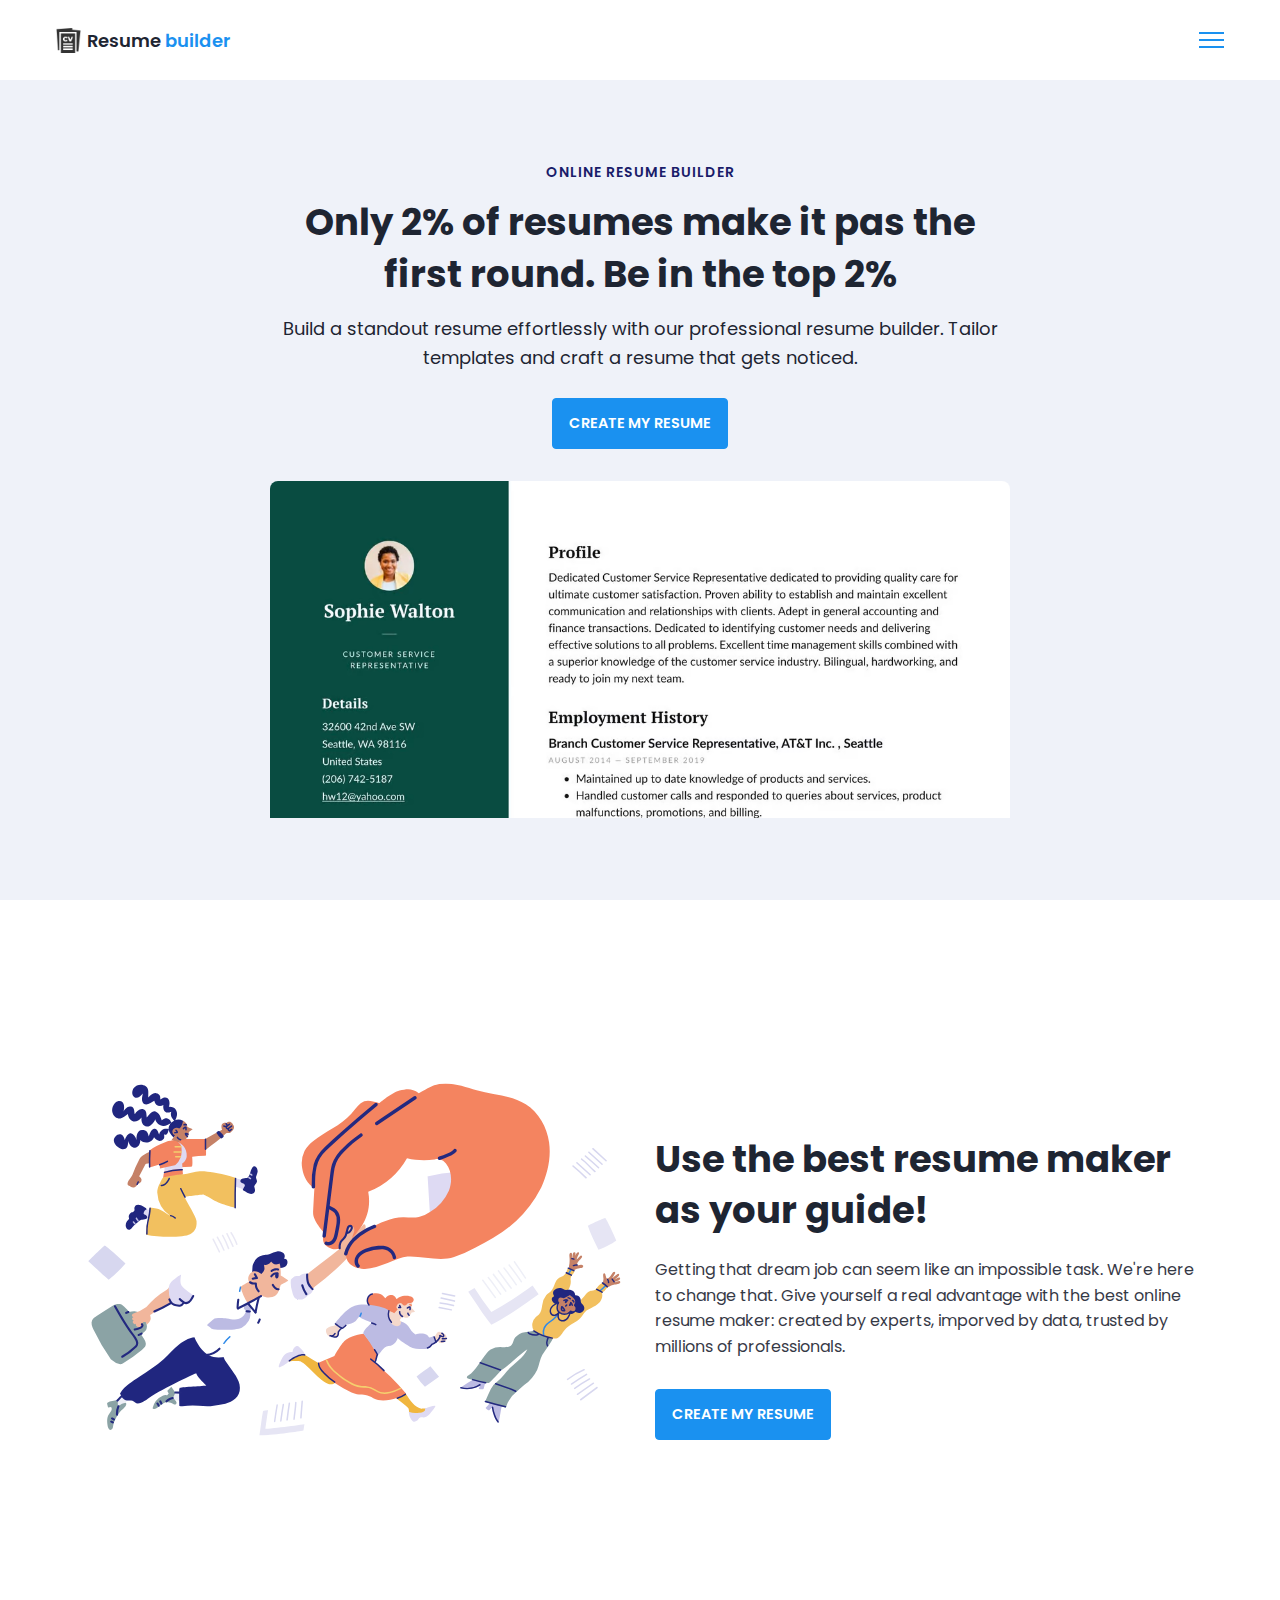
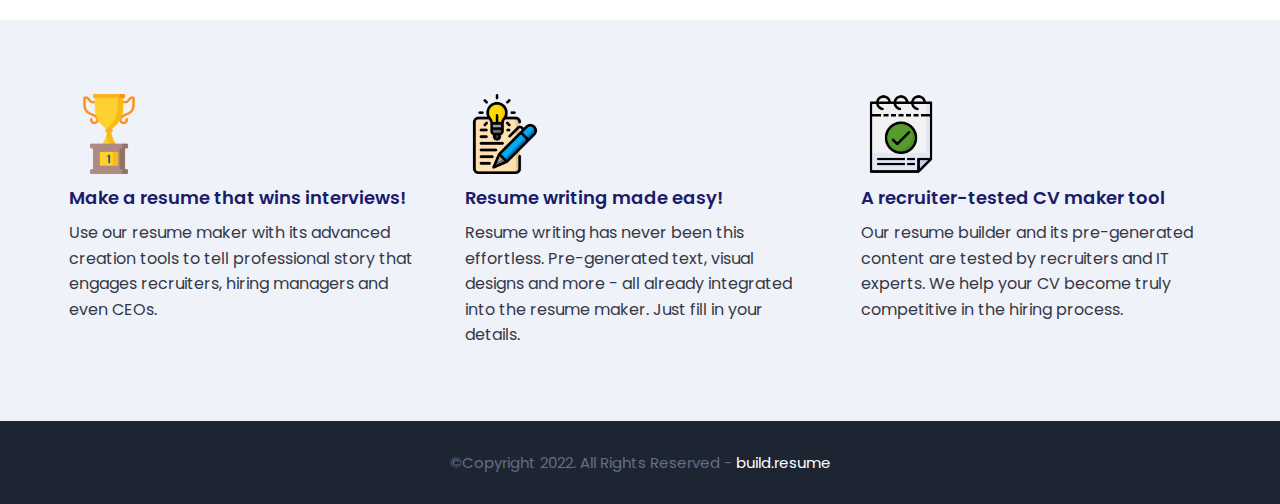
<file: index.html>
<!DOCTYPE html>
<html>
    <head>
        <meta charset="utf-8">
        <meta http-equiv="X-UA-Compatible" content="IE=edge">
        <title>Home Page</title>
        <meta name="description" content="">
        <meta name="viewport" content="width=device-width, initial-scale=1">
        <link rel="stylesheet" href="./main.css">
    </head>
    <body>

        <nav class = "navbar bg-white">
            <div class="container">
                <div class = "navbar-content">
                    <div class = "brand-and-toggler">
                        <a href = "index.html" class = "navbar-brand">
                            <img src = "./images/curriculum-vitae.png" alt = "" class = "navbar-brand-icon">
                            <span class = "navbar-brand-text">Resume <span>builder</span>
                        </a>
                        <button type = "button" class = "navbar-toggler-btn">
                            <div class = "bars">
                                <div class = "bar"></div>
                                <div class = "bar"></div>
                                <div class = "bar"></div>
                            </div>
                        </button>
                    </div>
                </div>
            </div>
        </nav>

        <header class = "header bg-bright" id = "header">
            <div class = "container">
                <div class = "header-content text-center">
                    <h6 class = "text-uppercase text-blue-dark fs-14 fw-6 ls-1">online resume builder</h6>
                    <h1 class = "lg-title">Only 2% of resumes make it pas the first round. Be in the top 2%</h1>
                    <p class = "text-dark fs-18">Build a standout resume effortlessly with our professional resume builder. Tailor templates and craft a resume that gets noticed.</p>
                    <a href = "resume.html" class = "btn btn-primary text-uppercase">create my resume</a>
                    <img src = "./images/dublin-resume-templates.avif">
                </div>
            </div>
        </header>

        <div class="section-one">
            <div class="container">
                <div class = "section-one-content">
                    <div class="section-one-l">
                        <img src = "./images/visual-0c7080adf17f1f207276f613447c924f667dab34b7ac415cd7ef653172defd0b.svg">
                    </div>
                    <div class = "section-one-r text-center">
                        <h2 class = "lg-title">Use the best resume maker as your guide!</h2>
                        <p class = "text">Getting that dream job can seem like an impossible task. We're here to change that. Give yourself a real advantage with the best online resume maker: created by experts, imporved by data, trusted by millions of professionals.</p>
                        <div class = "btn-group">
                            <a href = "resume.html" class = "btn btn-primary text-uppercase">create my resume</a>
                
                        </div>
                    </div>
                </div>
            </div>
        </div>

        <div class = "section-two bg-bright">
            <div class="container">
                <div class="section-two-content">
                    <div class = "section-items">
                        <div class = "section-item">
                            <div class = "section-item-icon">
                                <img src = "./images/winning.png" alt = "">
                            </div>
                            <h5 class = "section-item-title">Make a resume that wins interviews!</h5>
                            <p class = "text">Use our resume maker with its advanced creation tools to tell professional story that engages recruiters, hiring managers and even CEOs.</p>
                        </div>

                        <div class = "section-item">
                            <div class = "section-item-icon">
                                <img src = "./images/writing.png" alt = "">
                            </div>
                            <h5 class = "section-item-title">Resume writing made easy!</h5>
                            <p class = "text">Resume writing has never been this effortless. Pre-generated text, visual designs and more - all already integrated into the resume maker. Just fill in your details.</p>
                        </div>

                        <div class = "section-item">
                            <div class = "section-item-icon">
                                <img src = "./images/correct.png" alt = "">
                            </div>
                            <h5 class = "section-item-title">A recruiter-tested CV maker tool</h5>
                            <p class = "text">Our resume builder and its pre-generated content are tested by recruiters and IT experts. We help your CV become truly competitive in the hiring process.</p>
                        </div>
                    </div>
                </div>
            </div>
        </div>

        <footer class = "footer bg-dark">
            <div class="container">
                <div class = "footer-content text-center">
                    <p class="fs-15">&copy;Copyright 2022. All Rights Reserved - <span>build.resume</span></p>
                </div>
            </div>
        </footer>
        
    </body>
</html>
</file>
<file: main.css>
@import url('https://fonts.googleapis.com/css2?family=Manrope:wght@200;300;400;500;600;700;800&family=Poppins:ital,wght@0,100;0,200;0,300;0,400;0,500;0,600;0,700;0,800;0,900;1,100;1,200;1,300;1,400;1,500;1,600;1,700;1,800;1,900&display=swap');

:root{
    --clr-blue: #1A91F0;
    --clr-blue-mid: #1170CD;
    --clr-blue-dark: #1A1C6A;
    --clr-white: #fff;
    --clr-bright: #EFF2F9;
    --clr-dark: #1e2532;
    --clr-black: #000;
    --clr-grey: #656e83;
    --clr-green: #084C41;
    --font-poppins: 'Poppins', sans-serif;
    --font-manrope: 'Manrope', sans-serif;;
    --transition: all 300ms ease-in-out;
}

*{
    padding: 0;
    margin: 0;
    box-sizing: border-box;
}

html{
    font-size: 10px;
}

body{
    font-size: 1.6rem;
    font-family: var(--font-poppins);
}

button{
    border: none;
    background-color: transparent;
    outline: 0;
    cursor: pointer;
    font-family: inherit;
}

img{
    width: 100%;
    display: block;
}

a{
    text-decoration: none;
}

/* fonts */
.font-poppins{font-family: var(--font-poppins);}
.font-manrope{font-family: var(--font-manrope);}

/* text colors */
.text-blue{color: var(--clr-blue);}
.text-blue-mid{color: var(--clr-blue-mid);}
.text-blue-dark{color: var(--clr-blue-dark);}
.text-bright{color: var(--clr-bright);}
.text-dark{color: var(--clr-dark);}
.text-grey{color: var(--clr-grey);}
.text-white{color: var(--clr-white);}

/* backgrounds */
.bg-blue{background-color: var(--clr-blue);}
.bg-blue-mid{background-color: var(--clr-blue-mid);}
.bg-blue-dark{background-color: var(--clr-blue-dark);}
.bg-bright{background-color: var(--clr-bright);}
.bg-dark{background-color: var(--clr-dark);}
.bg-grey{background-color: var(--clr-grey);}
.bg-white{background-color: var(--clr-white);}
.bg-black{background-color: var(--clr-black);}
.bg-green{background-color: var(--clr-green);}

.text-center{ text-align: center;}
.text-left{text-align: left;}
.text-right{text-align: right;}
.text-uppercase{text-transform: uppercase;}
.text-lowercase{text-transform: lowercase;}
.text-capitalize{text-transform: capitalize;}
.text{
    color: var(--clr-dark);
    opacity: 0.9;
    margin: 2rem 0;
    line-height: 1.6;
}

.fw-2{font-weight: 200;}
.fw-3{font-weight: 300;}
.fw-4{font-weight: 400;}
.fw-5{font-weight: 500;}
.fw-6{font-weight: 600;}
.fw-7{font-weight: 700;}
.fw-8{font-weight: 800;}

.fs-13{font-size: 13px;}
.fs-14{font-size: 14px;}
.fs-15{font-size: 15px;}
.fs-16{font-size: 16px;}
.fs-17{font-size: 17px;}
.fs-18{font-size: 18px;}
.fs-19{font-size: 19px;}
.fs-20{font-size: 20px;}
.fs-21{font-size: 21px;}
.fs-22{font-size: 22px;}
.fs-23{font-size: 23px;}
.fs-24{font-size: 24px;}
.fs-25{font-size: 25px;}

.ls-1{letter-spacing: 1px;}
.ls-2{letter-spacing: 2px;}

.container{
    max-width: 1200px;
    margin: 0 auto;
    padding: 0 1.6rem;
}

/* bars button */
.bars{
    display: flex;
    flex-direction: column;
    justify-content: space-between;
    height: 16.5px;
    width: 25px;
}
.bars .bar{
    width: 100%;
    height: 2px;
    background-color: var(--clr-blue);
    transition: var(--transition);
}

.bars:hover .bar{
    background-color: var(--clr-dark);
}

/* buttons */
.btn{
    font-size: 14.5px;
    font-weight: 600;
    padding: 1.4rem 1.6rem;
    border-radius: 4px;
    display: inline-block;
}

.btn-primary{
    background-color: var(--clr-blue);
    color: var(--clr-white);
    border: 1px solid var(--clr-blue);
    transition: var(--transition);
}

.btn-primary:hover{
    background-color: transparent;
    color: var(--clr-dark);
    border-color: var(--clr-grey);
}

.btn-secondary{
    background-color: transparent;
    color: var(--clr-dark);
    border: 1px solid var(--clr-grey);
    transition: var(--transition);
}

.btn-secondary:hover{
    background-color: var(--clr-blue);
    color: var(--clr-white);
    border-color: var(--clr-blue);
}

.btn-group button:first-child, .btn-group a:first-child{
    margin-right: 1rem!important;
}

/* navbar part */
.navbar{
    height: 80px;
    display: flex;
    align-items: center;
    box-shadow: rgba(0, 0, 0, 0.08) 0px 3px 8px;
}

.navbar .container{
    width: 100%;
}

.navbar-brand{
    display: flex;
    align-items: center;
    justify-content: flex-start;
    font-size: 1.8rem;
}
.navbar-brand-text{
    color: var(--clr-dark);
    font-weight: 600;
}
.navbar-brand-text span{
    color: var(--clr-blue);
}
.navbar-brand-icon{
    width: 25px;
    margin-right: 6px;
    opacity: 0.8;
}
.brand-and-toggler{
    display: flex;
    align-items: center;
    justify-content: space-between;
}
.header{
    min-height: calc(100vh - 80px);
    display: flex;
    flex-direction: column;
    align-items: center;
    justify-content: center;
}
.header-content{
    max-width: 740px;
    margin-right: auto;
    margin-left: auto;
}
.header-content img{
    max-width: 760px;
    border-top-right-radius: 8px;
    border-top-left-radius: 8px;
    margin-top: 3.2rem;
}
.lg-title{
    margin: 1.4rem 0;
    font-size: 37px;
    line-height: 1.4;
    color: var(--clr-dark);
}
.header-content p{
    margin-bottom: 2.6rem;
    line-height: 1.6;
}


/* section one */
.section-one{
    padding: 64px 0;
    min-height: 80vh;
    display: flex;
    align-items: center;
}
.section-one-l img{
    max-width: 545px;
    margin-right: auto;
    margin-left: auto;
    
}
.section-one-r{
    margin-top: 4rem;
}

.section-one .btn-group{
    margin-top: 2rem;
}
.section-one-r{
    max-width: 545px;
    margin-right: auto;
    margin-left: auto;
}
.section-one-r .btn-group{
    margin-top: 3rem;
}

/* section two */
.section-two{
    padding: 64px 0;
}
.section-two .section-items{
    display: grid;
    gap: 2rem;
}

.section-two .section-item{
    max-width: 350px;
    text-align: center;
    margin-right: auto;
    margin-left: auto;
}
.section-two .section-item-icon{
    margin: 1rem 0;
}
.section-two .section-item-icon img{
    width: 80px;
    margin-right: auto;
    margin-left: auto;
}
.section-two .section-item-title{
    color: var(--clr-blue-dark);
    font-size: 1.8rem;
    font-weight: 600;
}
.section-two .text{
    margin: 0.9rem 0;
}

/* footer */
.footer{
    padding: 3rem 0;
}
.footer-content p{
    color: var(--clr-grey);
}
.footer-content p span{
    color: var(--clr-white);
}

/* media queries */
@media screen and (min-width: 768px){
    .section-two .section-items{
        grid-template-columns: repeat(2, 1fr);
    }
}

@media screen and (min-width: 992px){
    .section-one-content{
        display: grid;
        grid-template-columns: repeat(2, 1fr);
        column-gap: 3rem;
    }
    .section-one-r{
        text-align: left;
    }
    .section-two .section-items{
        grid-template-columns: repeat(3, 1fr);
    }
    .section-two .section-item{
        text-align: left;
    }
    .section-two .section-item-icon img{
        margin-left: 0;
    }
}



/* resume page */
#about-sc{
    padding: 64px 0;
}

.cv-form-row-title{
    background-color: var(--clr-dark);
    padding: 0.8rem 1.6rem;
    margin-bottom: 2rem;
    width: 300px;
}

.cv-form-row-title h3{
    color: var(--clr-white);
    font-weight: 500;
    text-transform: uppercase;
    letter-spacing: 1.5px;
    font-size: 1.7rem;
}
.cv-form-blk{
    margin: 3rem 0;
}
.cv-form-row{
    padding: 3rem 2rem 0 2rem;
    border: 1px solid rgba(0, 0, 0, 0.08);
    margin-bottom: 1rem;
    position: relative;
}
textarea{
    resize: none;
}
.form-elem{
    margin-bottom: 3rem;
    position: relative;
}
.form-label{
    display: block;
    font-weight: 600;
    font-size: 14px;
    color: var(--clr-dark);
    margin-bottom: 0.5rem;
}
.form-control{
    border-radius: none;
    border: 1px solid rgba(0, 0, 0, 0.1);
    font-size: 14px;
    padding: 0.8rem 1.6rem;
    font-family: inherit;
    width: 100%;
    outline: 0;
    transition: var(--transition);
}

.form-control:focus{
    border-color: rgba(0, 0, 0, 0.3);
}
.form-text{
    color: #ca0b00;
    font-size: 12px;
    position: absolute;
    letter-spacing: 0.5px;
    top: calc(100% + 2px);
    left: 0;
    width: 100%;
}
.cols-3, .cols-2{
    display: grid;
}
.repeater-add-btn{
    width: 25px;
    height: 25px;
    background-color: var(--clr-blue-mid);
    font-size: 1.6rem;
    color: var(--clr-white);
    margin: 1rem 0;
}
.repeater-remove-btn{
    position: absolute;
    top: 10px;
    right: 10px;
    z-index: 999;
    width: 25px;
    height: 25px;
    border-radius: 50%;
    background-color: #ca0b00;
    color: var(--clr-white);
    font-size: 1.6rem;
}

/* preview section */
.preview-cnt{
    border-radius: 5px;
    display: grid;
    grid-template-columns: 32% auto;
    box-shadow: rgba(149, 157, 165, 0.2) 0px 8px 24px;
    overflow: hidden;
}

.preview-cnt-l{
    padding: 3rem 3rem 2rem 3rem;
}
.preview-cnt-r{
    padding: 3rem 3rem 3rem 4rem;
}
.preview-cnt-l .preview-blk:nth-child(1){
    text-align: center;
}
.preview-image{
    width: 120px;
    height: 120px;
    border-radius: 50%;
    overflow: hidden;
    margin-right: auto;
    margin-left: auto;
}
.preview-image img{
    width: 100%;
    height: 100%;
    object-fit: cover;
}
.preview-item-name{
    font-size: 2.4rem;
    font-weight: 600;
    margin: 1.8rem 0;
    position: relative;
}
.preview-item-name::after{
    position: absolute;
    content: "";
    bottom: -10px;
    width: 50px;
    height: 1.5px;
    background-color: rgba(255, 255, 255, 0.5);
    left: 50%;
    transform: translateX(-50%);
}
.preview-blk{
    padding: 1rem 0;
    margin-bottom: 1rem;
}
.preview-blk-title h3{
    text-transform: uppercase;
    letter-spacing: 0.5px;
    border-bottom: 0.5px solid rgba(0, 0, 0, 0.08);
    padding-bottom: 0.5rem;
}
.preview-blk-title{
    margin-bottom: 1rem;
}
.preview-blk-list .preview-item{
    font-size: 1.5rem;
    margin-bottom: 0.2rem;
    opacity: 0.95;
}
.preview-cnt-r .preview-blk-title{
    color: var(--clr-dark);
}
.preview-cnt-r .preview-blk-list .preview-item{
    margin-top: 1.8rem;
}

.achievements-items.preview-blk-list .preview-item span:first-child,
.educations-items.preview-blk-list .preview-item span:first-child,
.experiences-items.preview-blk-list .preview-item span:first-child{
    display: block;
    font-weight: 600;
    margin-bottom: 1rem;
    background-color: rgba(0, 0, 0, 0.03);
}

.educations-items.preview-blk-list .preview-item span:nth-child(2),
.experiences-items.preview-blk-list .preview-item span:nth-child(2){
    font-weight: 600;
    margin-right: 1rem;
}

.educations-items.preview-blk-list .preview-item span:nth-child(3),
.experiences-items.preview-blk-list .preview-item span:nth-child(3){
    font-style: italic;
    margin-right: 1rem;
}

.educations-items.preview-blk-list .preview-item span:nth-child(4),
.educations-items.preview-blk-list .preview-item span:nth-child(5),
.experiences-items.preview-blk-list .preview-item span:nth-child(4),
.experiences-items.preview-blk-list .preview-item span:nth-child(5){
    margin-right: 1rem;
    background-color: var(--clr-green);
    color: var(--clr-white);
    padding: 0 1rem;
    border-radius: 0.6rem;
}

.educations-items.preview-blk-list .preview-item span:nth-child(6),
.experiences-items.preview-blk-list .preview-item span:nth-child(6){
    font-size: 13.5px;
    display: block;
    opacity: 0.8;
    margin-top: 1rem;
}
.projects-items.preview-blk-list .preview-item span{
    display: block;
}

@media screen and (min-width: 768px){
    .cols-3{
        grid-template-columns: repeat(3, 1fr);
        column-gap: 2rem;
    }
    .cols-2{
        grid-template-columns: repeat(2, 1fr);
        column-gap: 2rem;
    }
}

@media screen and (min-width: 992px){
    .cv-form-row{
        padding: 3rem 3rem 0rem 3rem;
    }
    .cols-3{
        grid-template-columns: repeat(3, 1fr);
    }
}

.print-btn-sc{
    margin: 2rem 0 6rem 0;
}

/* print section */
@media print{
    body *{
        visibility: hidden;
    }

    .non_print_area{
        display: none;
    }

    .print_area, .print_area *{
        visibility: visible;
    }

    .print_area{
        width: 100%;
        position: absolute;
        left: 0;
        top: 0;
        overflow: hidden;
    }
}
</file>
